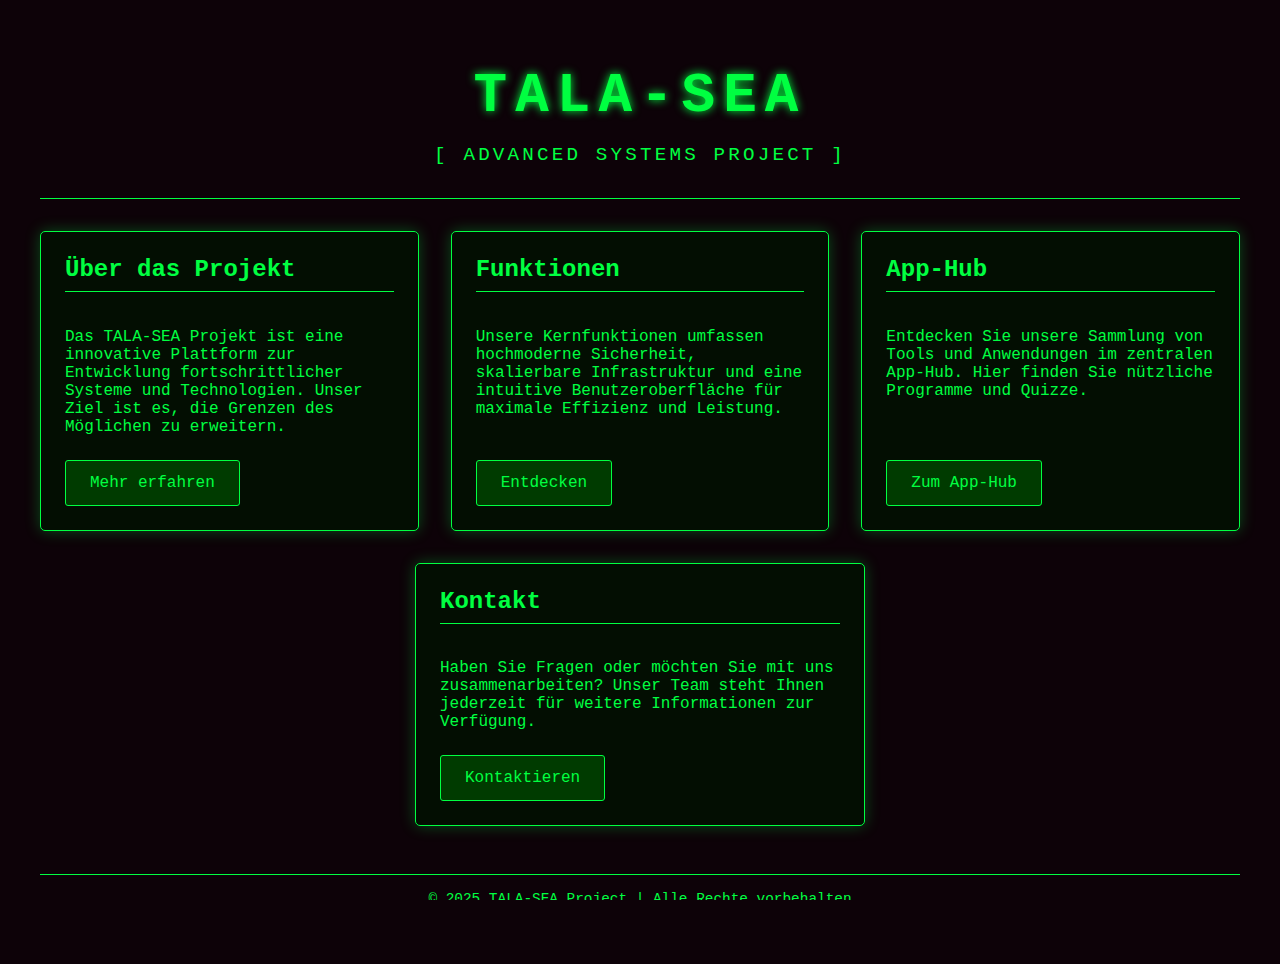
<file: index.html>
<!DOCTYPE html>
<html lang="de">
<head>
    <meta charset="UTF-8">
    <meta name="viewport" content="width=device-width, initial-scale=1.0">
    <title>TALA-SEA Project</title>
    <style>
        :root {
            --matrix-green: #00ff41;
            --matrix-dark: #0d0208;
            --matrix-light: #003b00;
        }

        body, html {
            margin: 0;
            padding: 0;
            font-family: 'Courier New', monospace;
            background-color: var(--matrix-dark);
            color: var(--matrix-green);
            height: 100%;
            overflow: hidden;
        }

        .matrix-bg {
            position: fixed;
            top: 0;
            left: 0;
            width: 100%;
            height: 100%;
            z-index: -1;
            opacity: 0.2;
        }

        .container {
            max-width: 1200px;
            margin: 0 auto;
            padding: 2rem;
            z-index: 1;
            position: relative;
            height: 100vh;
            overflow-y: auto;
        }

        header {
            text-align: center;
            padding: 2rem 0;
            border-bottom: 1px solid var(--matrix-green);
            margin-bottom: 2rem;
        }

        h1 {
            font-size: 3.5rem;
            margin: 0;
            letter-spacing: 0.5rem;
            text-shadow: 0 0 10px var(--matrix-green);
        }

        .subtitle {
            font-size: 1.2rem;
            margin-top: 1rem;
            letter-spacing: 0.2rem;
        }

        .content {
            display: flex;
            flex-wrap: wrap;
            gap: 2rem;
            justify-content: center;
            margin-bottom: 2rem; /* Add margin to separate from footer */
        }

        .card {
            background-color: rgba(0, 20, 0, 0.7);
            border: 1px solid var(--matrix-green);
            padding: 1.5rem;
            border-radius: 5px;
            flex: 1 1 300px;
            max-width: 400px;
            box-shadow: 0 0 15px rgba(0, 255, 65, 0.3);
            transition: all 0.3s ease;
            display: flex; /* Ensure cards align content properly */
            flex-direction: column; /* Stack content vertically */
        }

        .card:hover {
            transform: translateY(-5px);
            box-shadow: 0 0 25px rgba(0, 255, 65, 0.5);
        }

        .card h2 {
            border-bottom: 1px solid var(--matrix-green);
            padding-bottom: 0.5rem;
            margin-top: 0;
        }

        .card p {
            flex-grow: 1; /* Allow paragraph to take available space */
            margin-bottom: 1.5rem; /* Space before button */
        }

        .button {
            display: inline-block;
            background-color: var(--matrix-light);
            color: var(--matrix-green);
            padding: 0.8rem 1.5rem;
            border: 1px solid var(--matrix-green);
            border-radius: 3px;
            text-decoration: none;
            margin-top: auto; /* Push button to the bottom */
            transition: all 0.3s ease;
            cursor: pointer;
            align-self: flex-start; /* Align button to the start */
        }

        .button:hover {
            background-color: var(--matrix-green);
            color: var(--matrix-dark);
            box-shadow: 0 0 15px var(--matrix-green);
        }

        footer {
            text-align: center;
            margin-top: 3rem;
            padding: 1rem 0;
            border-top: 1px solid var(--matrix-green);
            font-size: 0.9rem;
        }

        /* Matrix rain effect */
        canvas {
            display: block;
        }

        @media (max-width: 768px) {
            h1 {
                font-size: 2.5rem;
            }

            .card {
                flex: 1 1 100%;
            }
        }
    </style>
</head>
<body>
<canvas class="matrix-bg" id="matrixCanvas"></canvas>

<div class="container">
    <header>
        <h1>TALA-SEA</h1>
        <div class="subtitle">[ ADVANCED SYSTEMS PROJECT ]</div>
    </header>

    <div class="content">
        <div class="card">
            <h2>Über das Projekt</h2>
            <p>Das TALA-SEA Projekt ist eine innovative Plattform zur Entwicklung fortschrittlicher Systeme und Technologien. Unser Ziel ist es, die Grenzen des Möglichen zu erweitern.</p>
            <a href="#about" class="button">Mehr erfahren</a>
        </div>

        <div class="card">
            <h2>Funktionen</h2>
            <p>Unsere Kernfunktionen umfassen hochmoderne Sicherheit, skalierbare Infrastruktur und eine intuitive Benutzeroberfläche für maximale Effizienz und Leistung.</p>
            <a href="#features" class="button">Entdecken</a>
        </div>

        <div class="card">
            <h2>App-Hub</h2>
            <p>Entdecken Sie unsere Sammlung von Tools und Anwendungen im zentralen App-Hub. Hier finden Sie nützliche Programme und Quizze.</p>
            <a href="App-Hub.html" class="button">Zum App-Hub</a>
        </div>

        <div class="card">
            <h2>Kontakt</h2>
            <p>Haben Sie Fragen oder möchten Sie mit uns zusammenarbeiten? Unser Team steht Ihnen jederzeit für weitere Informationen zur Verfügung.</p>
            <a href="#contact" class="button">Kontaktieren</a>
        </div>
    </div>

    <footer>
        &copy; 2025 TALA-SEA Project | Alle Rechte vorbehalten
    </footer>
</div>

<script>
    // Matrix rain effect
    const canvas = document.getElementById('matrixCanvas');
    const ctx = canvas.getContext('2d');

    // Set canvas size
    canvas.width = window.innerWidth;
    canvas.height = window.innerHeight;

    // Characters to display
    const characters = 'ABCDEFGHIJKLMNOPQRSTUVWXYZ0123456789$+-*/=%"\'#&_();:,.<>[]{}|';

    // Font size and columns
    const fontSize = 14;
    const columns = Math.floor(canvas.width / fontSize);

    // Array to track y position of each column
    const drops = [];
    for (let i = 0; i < columns; i++) {
        drops[i] = Math.floor(Math.random() * canvas.height);
    }

    // Draw matrix rain effect
    function draw() {
        // Semi-transparent black to create fade effect
        ctx.fillStyle = 'rgba(0, 2, 8, 0.05)';
        ctx.fillRect(0, 0, canvas.width, canvas.height);

        ctx.fillStyle = '#00ff41';
        ctx.font = `${fontSize}px monospace`;

        for (let i = 0; i < drops.length; i++) {
            // Random character
            const text = characters.charAt(Math.floor(Math.random() * characters.length));

            // Draw character
            ctx.fillText(text, i * fontSize, drops[i] * fontSize);

            // Move drops down
            if (drops[i] * fontSize > canvas.height && Math.random() > 0.975) {
                drops[i] = 0;
            }

            drops[i]++;
        }
    }

    // Resize canvas when window is resized
    window.addEventListener('resize', () => {
        canvas.width = window.innerWidth;
        canvas.height = window.innerHeight;
        // Recalculate columns and reset drops on resize might be needed for better visual consistency
        // const columns = Math.floor(canvas.width / fontSize);
        // drops = [];
        // for (let i = 0; i < columns; i++) {
        //     drops[i] = Math.floor(Math.random() * canvas.height);
        // }
    });

    // Run animation
    setInterval(draw, 33);
</script>
</body>
</html>
</file>
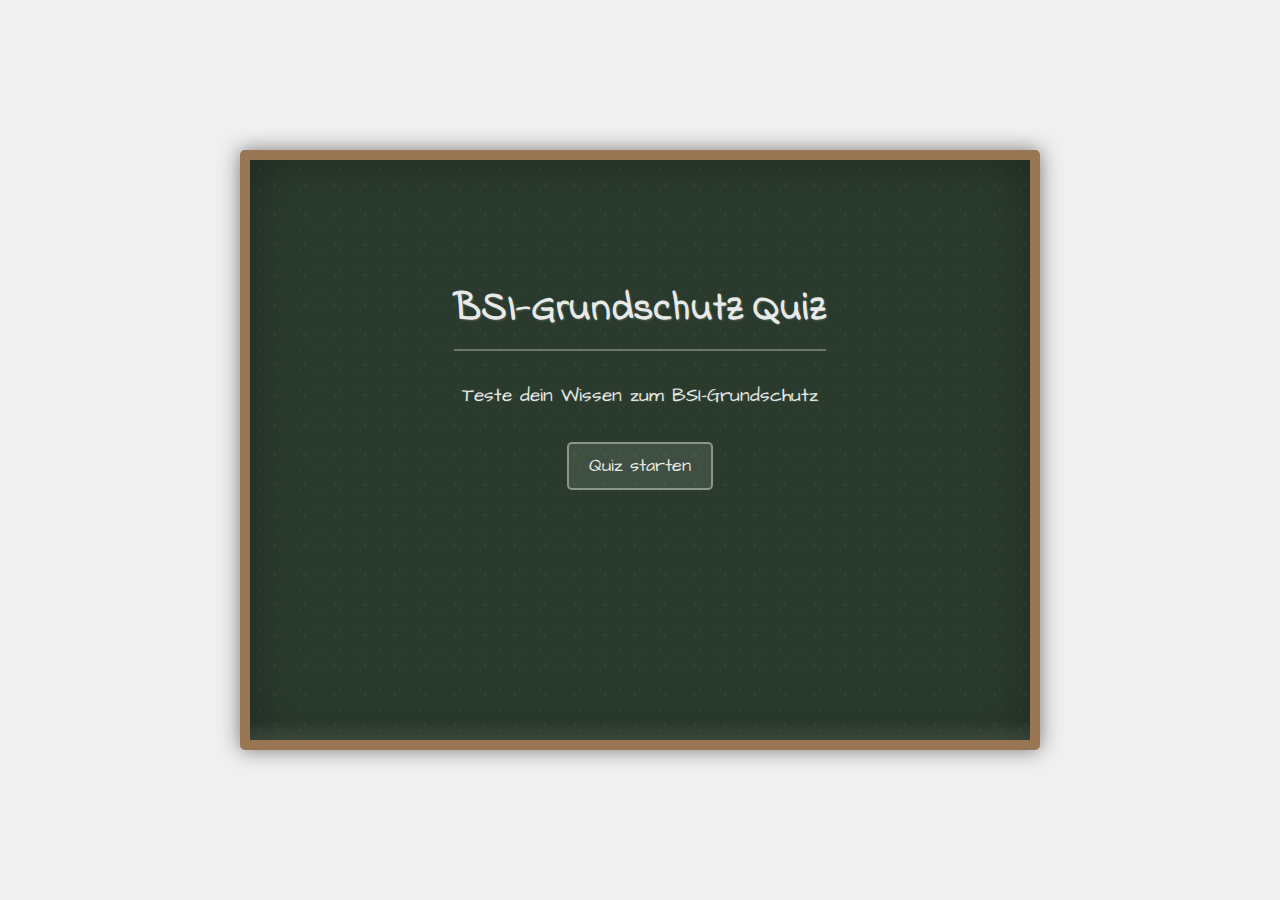
<file: apps/BsiQuiz/index.html>
<!DOCTYPE html>
<html lang="de">
<head>
  <meta charset="UTF-8">
  <meta name="viewport" content="width=device-width, initial-scale=1.0">
  <title>BSI-Grundschutz Quiz</title>
  <link rel="stylesheet" href="style.css">
</head>
<body>
<div class="blackboard">
  <div class="chalk-dust"></div>

  <!-- Startbildschirm -->
  <div id="start-screen">
    <h1 class="chalk-title">BSI-Grundschutz Quiz</h1>
    <p class="chalk-text">Teste dein Wissen zum BSI-Grundschutz</p>
    <button id="start-btn" class="chalk-btn">Quiz starten</button>
  </div>

  <!-- Kategorieauswahl -->
  <div id="category-screen" class="hidden">
    <h2 class="chalk-subtitle">Wähle eine Kategorie:</h2>
    <div id="categories-container" class="categories-list"></div>
    <button id="random-category-btn" class="chalk-btn">Zufällige Fragen</button>
  </div>

  <!-- Quiz-Bildschirm -->
  <div id="quiz-screen" class="hidden">
    <div id="progress-container">
      <div id="progress-bar"></div>
    </div>
    <h3 id="category-display" class="chalk-subtitle"></h3>
    <div id="question-container" class="chalk-question"></div>
    <div id="answers-container" class="chalk-answers">
      <div class="answer-option" data-option="A">
        <span class="option-letter">A</span>
        <span class="option-text"></span>
      </div>
      <div class="answer-option" data-option="B">
        <span class="option-letter">B</span>
        <span class="option-text"></span>
      </div>
      <div class="answer-option" data-option="C">
        <span class="option-letter">C</span>
        <span class="option-text"></span>
      </div>
      <div class="answer-option" data-option="D">
        <span class="option-letter">D</span>
        <span class="option-text"></span>
      </div>
    </div>
    <div id="feedback-container" class="hidden">
      <p id="feedback-message" class="chalk-feedback"></p>
      <p id="correct-answers" class="chalk-correct"></p>
    </div>
    <div id="submit-container">
      <button id="submit-btn" class="chalk-btn">Antwort prüfen</button>
      <button id="next-btn" class="chalk-btn hidden">Nächste Frage</button>
    </div>
  </div>

  <!-- Ergebnisbildschirm -->
  <div id="results-screen" class="hidden">
    <h2 class="chalk-subtitle">Quiz beendet!</h2>
    <p id="score-display" class="chalk-text"></p>
    <p id="percentage-display" class="chalk-text"></p>
    <button id="restart-btn" class="chalk-btn">Neu starten</button>
  </div>
</div>

<script src="script.js"></script>
</body>
</html>
</file>
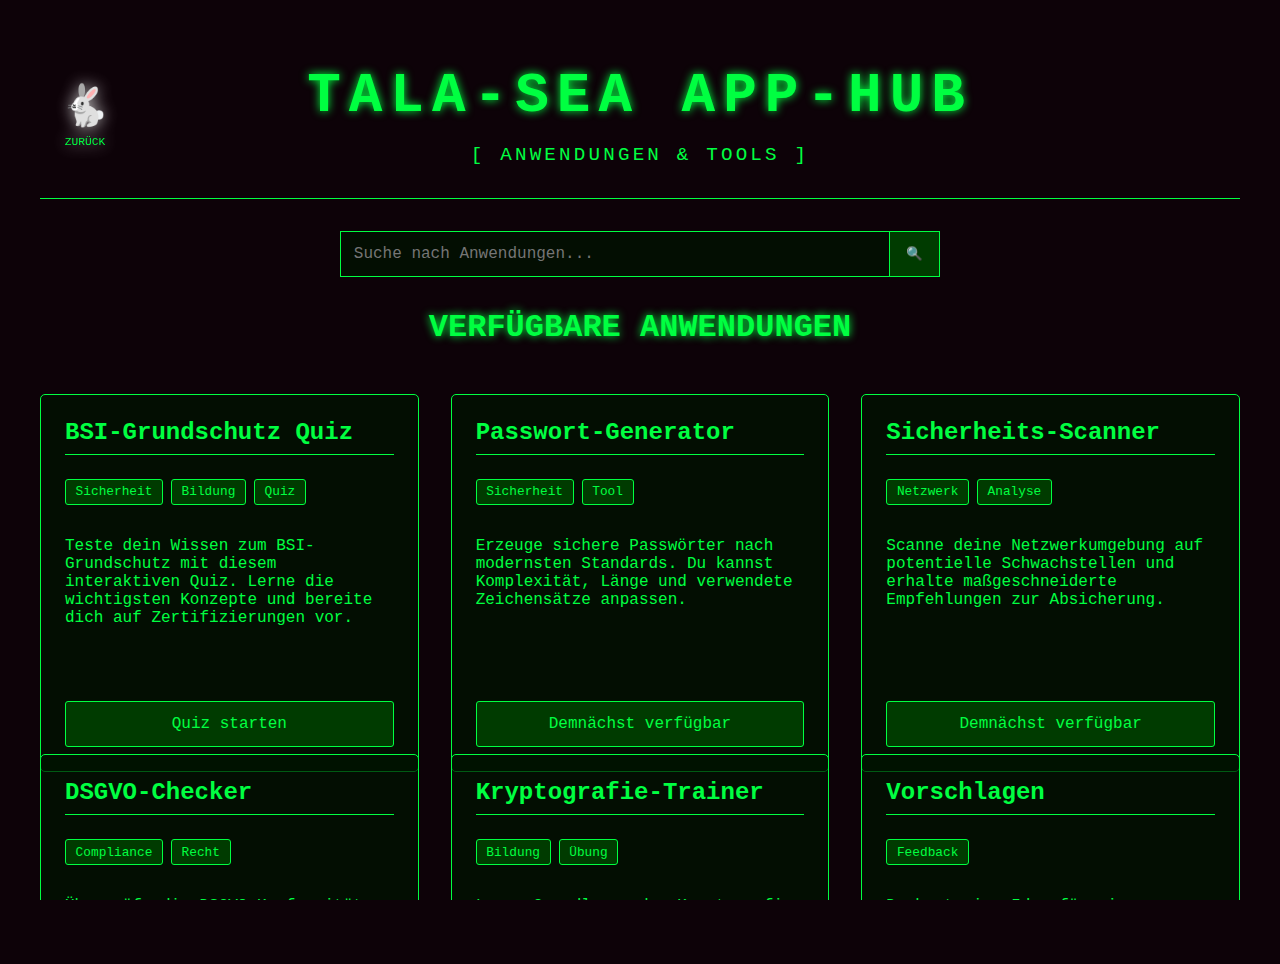
<file: App-Hub.html>
<!DOCTYPE html>
<html lang="de">
<head>
  <meta charset="UTF-8">
  <meta name="viewport" content="width=device-width, initial-scale=1.0">
  <title>TALA-SEA App-Hub</title>
  <style>
    :root {
      --matrix-green: #00ff41;
      --matrix-dark: #0d0208;
      --matrix-light: #003b00;
    }

    body, html {
      margin: 0;
      padding: 0;
      font-family: 'Courier New', monospace;
      background-color: var(--matrix-dark);
      color: var(--matrix-green);
      height: 100%;
      overflow: hidden;
    }

    .matrix-bg {
      position: fixed;
      top: 0;
      left: 0;
      width: 100%;
      height: 100%;
      z-index: -1;
      opacity: 0.2;
    }

    .container {
      max-width: 1200px;
      margin: 0 auto;
      padding: 2rem;
      z-index: 1;
      position: relative;
      height: 100vh;
      overflow-y: auto;
    }

    header {
      text-align: center;
      padding: 2rem 0;
      border-bottom: 1px solid var(--matrix-green);
      margin-bottom: 2rem;
      position: relative;
    }

    h1 {
      font-size: 3.5rem;
      margin: 0;
      letter-spacing: 0.5rem;
      text-shadow: 0 0 10px var(--matrix-green);
    }

    .subtitle {
      font-size: 1.2rem;
      margin-top: 1rem;
      letter-spacing: 0.2rem;
    }

    .home-button {
      position: absolute;
      left: 20px;
      top: 50%;
      transform: translateY(-50%);
      text-decoration: none;
      transition: all 0.3s ease;
    }

    .rabbit {
      font-size: 2.5rem;
      color: white;
      filter: drop-shadow(0 0 8px rgba(255, 255, 255, 0.7));
      display: flex;
      flex-direction: column;
      align-items: center;
    }

    .rabbit:hover {
      transform: scale(1.1);
      filter: drop-shadow(0 0 15px rgba(255, 255, 255, 0.9));
    }

    .rabbit-label {
      font-size: 0.7rem;
      color: var(--matrix-green);
      margin-top: 0.3rem;
    }

    .apps-grid {
      display: grid;
      grid-template-columns: repeat(auto-fill, minmax(300px, 1fr));
      gap: 2rem;
      margin-top: 3rem;
    }

    .app-card {
      background-color: rgba(0, 20, 0, 0.7);
      border: 1px solid var(--matrix-green);
      border-radius: 5px;
      padding: 1.5rem;
      transition: all 0.3s ease;
      display: flex;
      flex-direction: column;
      height: 100%;
    }

    .app-card:hover {
      transform: translateY(-5px);
      box-shadow: 0 0 25px rgba(0, 255, 65, 0.5);
    }

    .app-card h3 {
      margin-top: 0;
      font-size: 1.5rem;
      border-bottom: 1px solid var(--matrix-green);
      padding-bottom: 0.5rem;
    }

    .app-card p {
      flex-grow: 1;
      margin-bottom: 1.5rem;
    }

    .app-card .tags {
      display: flex;
      flex-wrap: wrap;
      gap: 0.5rem;
      margin-bottom: 1rem;
    }

    .tag {
      background-color: var(--matrix-light);
      color: var(--matrix-green);
      padding: 0.3rem 0.6rem;
      border-radius: 3px;
      font-size: 0.8rem;
      border: 1px solid var(--matrix-green);
    }

    .button {
      display: inline-block;
      background-color: var(--matrix-light);
      color: var(--matrix-green);
      padding: 0.8rem 1.5rem;
      border: 1px solid var(--matrix-green);
      border-radius: 3px;
      text-decoration: none;
      text-align: center;
      transition: all 0.3s ease;
      cursor: pointer;
      margin-top: auto;
    }

    .button:hover {
      background-color: var(--matrix-green);
      color: var(--matrix-dark);
      box-shadow: 0 0 15px var(--matrix-green);
    }

    .section-title {
      text-align: center;
      font-size: 2rem;
      margin-bottom: 2rem;
      text-shadow: 0 0 8px var(--matrix-green);
    }

    .search-container {
      margin: 2rem auto;
      max-width: 600px;
      display: flex;
    }

    .search-input {
      flex: 1;
      background-color: rgba(0, 20, 0, 0.7);
      border: 1px solid var(--matrix-green);
      color: var(--matrix-green);
      padding: 0.8rem;
      font-family: 'Courier New', monospace;
      font-size: 1rem;
    }

    .search-input:focus {
      outline: none;
      box-shadow: 0 0 15px rgba(0, 255, 65, 0.5);
    }

    .search-button {
      background-color: var(--matrix-light);
      color: var(--matrix-green);
      border: 1px solid var(--matrix-green);
      border-left: none;
      padding: 0 1rem;
      cursor: pointer;
      transition: all 0.3s ease;
    }

    .search-button:hover {
      background-color: var(--matrix-green);
      color: var(--matrix-dark);
    }

    footer {
      text-align: center;
      margin-top: 3rem;
      padding: 1rem 0;
      border-top: 1px solid var(--matrix-green);
      font-size: 0.9rem;
    }

    @media (max-width: 768px) {
      h1 {
        font-size: 2.2rem;
      }

      .home-button {
        position: relative;
        display: block;
        left: 0;
        transform: none;
        margin-bottom: 1rem;
      }

      header {
        display: flex;
        flex-direction: column;
        align-items: center;
      }

      .rabbit {
        font-size: 2rem;
      }

      .apps-grid {
        grid-template-columns: 1fr;
      }
    }
  </style>
</head>
<body>
<canvas class="matrix-bg" id="matrixCanvas"></canvas>

<div class="container">
  <header>
    <a href="index.html" class="home-button">
      <div class="rabbit">🐇
        <span class="rabbit-label">ZURÜCK</span>
      </div>
    </a>
    <h1>TALA-SEA APP-HUB</h1>
    <div class="subtitle">[ ANWENDUNGEN & TOOLS ]</div>
  </header>

  <div class="search-container">
    <input type="text" class="search-input" placeholder="Suche nach Anwendungen...">
    <button class="search-button">🔍</button>
  </div>

  <h2 class="section-title">VERFÜGBARE ANWENDUNGEN</h2>

  <div class="apps-grid">
    <div class="app-card">
      <h3>BSI-Grundschutz Quiz</h3>
      <div class="tags">
        <span class="tag">Sicherheit</span>
        <span class="tag">Bildung</span>
        <span class="tag">Quiz</span>
      </div>
      <p>Teste dein Wissen zum BSI-Grundschutz mit diesem interaktiven Quiz. Lerne die wichtigsten Konzepte und bereite dich auf Zertifizierungen vor.</p>
      <a href="apps/BsiQuiz/index.html" class="button">Quiz starten</a>
    </div>

    <div class="app-card">
      <h3>Passwort-Generator</h3>
      <div class="tags">
        <span class="tag">Sicherheit</span>
        <span class="tag">Tool</span>
      </div>
      <p>Erzeuge sichere Passwörter nach modernsten Standards. Du kannst Komplexität, Länge und verwendete Zeichensätze anpassen.</p>
      <a href="#" class="button">Demnächst verfügbar</a>
    </div>

    <div class="app-card">
      <h3>Sicherheits-Scanner</h3>
      <div class="tags">
        <span class="tag">Netzwerk</span>
        <span class="tag">Analyse</span>
      </div>
      <p>Scanne deine Netzwerkumgebung auf potentielle Schwachstellen und erhalte maßgeschneiderte Empfehlungen zur Absicherung.</p>
      <a href="#" class="button">Demnächst verfügbar</a>
    </div>

    <div class="app-card">
      <h3>DSGVO-Checker</h3>
      <div class="tags">
        <span class="tag">Compliance</span>
        <span class="tag">Recht</span>
      </div>
      <p>Überprüfe die DSGVO-Konformität deiner Projekte und erhalte Hinweise zur Verbesserung des Datenschutzes.</p>
      <a href="#" class="button">Demnächst verfügbar</a>
    </div>

    <div class="app-card">
      <h3>Kryptografie-Trainer</h3>
      <div class="tags">
        <span class="tag">Bildung</span>
        <span class="tag">Übung</span>
      </div>
      <p>Lerne Grundlagen der Kryptografie und übe deren Anwendung in praktischen Szenarien.</p>
      <a href="#" class="button">Demnächst verfügbar</a>
    </div>

    <div class="app-card">
      <h3>Vorschlagen</h3>
      <div class="tags">
        <span class="tag">Feedback</span>
      </div>
      <p>Du hast eine Idee für eine neue Anwendung oder ein Tool? Teile sie mit uns, und vielleicht wird sie Teil des App-Hubs!</p>
      <a href="#" class="button">Idee einreichen</a>
    </div>
  </div>

  <footer>
    &copy; 2025 TALA-SEA Project | Alle Rechte vorbehalten
  </footer>
</div>

<script>
  // Matrix rain effect
  const canvas = document.getElementById('matrixCanvas');
  const ctx = canvas.getContext('2d');

  // Set canvas size
  canvas.width = window.innerWidth;
  canvas.height = window.innerHeight;

  // Characters to display
  const characters = 'ABCDEFGHIJKLMNOPQRSTUVWXYZ0123456789$+-*/=%"\'#&_();:,.<>[]{}|';

  // Font size and columns
  const fontSize = 14;
  const columns = Math.floor(canvas.width / fontSize);

  // Array to track y position of each column
  const drops = [];
  for (let i = 0; i < columns; i++) {
    drops[i] = Math.floor(Math.random() * canvas.height);
  }

  // Draw matrix rain effect
  function draw() {
    // Semi-transparent black to create fade effect
    ctx.fillStyle = 'rgba(0, 2, 8, 0.05)';
    ctx.fillRect(0, 0, canvas.width, canvas.height);

    ctx.fillStyle = '#00ff41';
    ctx.font = `${fontSize}px monospace`;

    for (let i = 0; i < drops.length; i++) {
      // Random character
      const text = characters.charAt(Math.floor(Math.random() * characters.length));

      // Draw character
      ctx.fillText(text, i * fontSize, drops[i] * fontSize);

      // Move drops down
      if (drops[i] * fontSize > canvas.height && Math.random() > 0.975) {
        drops[i] = 0;
      }

      drops[i]++;
    }
  }

  // Resize canvas when window is resized
  window.addEventListener('resize', () => {
    canvas.width = window.innerWidth;
    canvas.height = window.innerHeight;
  });

  // Simple search functionality
  const searchInput = document.querySelector('.search-input');
  const searchButton = document.querySelector('.search-button');
  const appCards = document.querySelectorAll('.app-card');

  function performSearch() {
    const searchTerm = searchInput.value.toLowerCase();

    appCards.forEach(card => {
      const title = card.querySelector('h3').textContent.toLowerCase();
      const description = card.querySelector('p').textContent.toLowerCase();
      const tags = Array.from(card.querySelectorAll('.tag')).map(tag => tag.textContent.toLowerCase());

      const isMatch = title.includes(searchTerm) ||
              description.includes(searchTerm) ||
              tags.some(tag => tag.includes(searchTerm));

      card.style.display = isMatch ? 'flex' : 'none';
    });
  }

  searchButton.addEventListener('click', performSearch);
  searchInput.addEventListener('keypress', (e) => {
    if (e.key === 'Enter') {
      performSearch();
    }
  });

  // Run animation
  setInterval(draw, 33);
</script>
</body>
</html>
</file>
<file: apps/BsiQuiz/style.css>
@import url('https://fonts.googleapis.com/css2?family=Architects+Daughter&family=Indie+Flower&display=swap');

* {
  box-sizing: border-box;
  margin: 0;
  padding: 0;
}

body {
  font-family: 'Architects Daughter', cursive;
  background-color: #f0f0f0;
  display: flex;
  justify-content: center;
  align-items: center;
  min-height: 100vh;
  padding: 20px;
}

.blackboard {
  background-color: #2a3b2d;
  border: 10px solid #987654;
  border-radius: 5px;
  box-shadow: 0 0 20px rgba(0, 0, 0, 0.5), inset 0 0 50px rgba(0, 0, 0, 0.3);
  color: rgba(255, 255, 255, 0.9);
  width: 90%;
  max-width: 800px;
  min-height: 600px;
  padding: 30px;
  position: relative;
  overflow: hidden;
}

.chalk-title {
  font-family: 'Indie Flower', cursive;
  font-size: 2.5rem;
  text-align: center;
  margin-bottom: 30px;
  text-shadow: 1px 1px 2px rgba(255, 255, 255, 0.2);
  border-bottom: 2px solid rgba(255, 255, 255, 0.3);
  padding-bottom: 10px;
}

.chalk-subtitle {
  font-family: 'Indie Flower', cursive;
  font-size: 1.8rem;
  margin-bottom: 20px;
  text-shadow: 1px 1px 2px rgba(255, 255, 255, 0.2);
}

.chalk-text {
  font-size: 1.2rem;
  line-height: 1.6;
  margin-bottom: 20px;
  text-shadow: 1px 1px 1px rgba(255, 255, 255, 0.1);
}

.chalk-question {
  font-size: 1.3rem;
  line-height: 1.5;
  margin-bottom: 25px;
  padding: 10px;
  border-left: 3px solid rgba(255, 255, 255, 0.3);
}

.chalk-answers {
  margin-bottom: 30px;
}

.chalk-feedback {
  font-size: 1.4rem;
  margin-bottom: 15px;
  padding: 10px;
  text-align: center;
}

.chalk-correct {
  font-size: 1.1rem;
  margin-bottom: 20px;
  padding: 10px;
  border-left: 3px solid rgba(255, 255, 255, 0.3);
}

.chalk-btn {
  background-color: rgba(255, 255, 255, 0.1);
  border: 2px solid rgba(255, 255, 255, 0.4);
  border-radius: 5px;
  color: rgba(255, 255, 255, 0.9);
  cursor: pointer;
  font-family: 'Architects Daughter', cursive;
  font-size: 1.1rem;
  padding: 10px 20px;
  margin: 10px 5px;
  transition: all 0.3s;
}

.chalk-btn:hover {
  background-color: rgba(255, 255, 255, 0.2);
  transform: scale(1.05);
}

.categories-list {
  display: flex;
  flex-direction: column;
  gap: 10px;
  margin-bottom: 20px;
}

.category-btn {
  background-color: rgba(255, 255, 255, 0.1);
  border: 2px solid rgba(255, 255, 255, 0.3);
  border-radius: 5px;
  color: rgba(255, 255, 255, 0.9);
  cursor: pointer;
  font-family: 'Architects Daughter', cursive;
  font-size: 1.1rem;
  padding: 12px 15px;
  text-align: left;
  transition: all 0.3s;
}

.category-btn:hover {
  background-color: rgba(255, 255, 255, 0.2);
  transform: translateX(5px);
}

.answer-option {
  display: flex;
  align-items: flex-start;
  margin-bottom: 15px;
  padding: 10px;
  border-radius: 5px;
  cursor: pointer;
  transition: all 0.2s;
}

.answer-option:hover {
  background-color: rgba(255, 255, 255, 0.1);
}

.answer-option.selected {
  background-color: rgba(255, 255, 255, 0.2);
  border: 1px dashed rgba(255, 255, 255, 0.5);
}

.answer-option.correct {
  background-color: rgba(100, 200, 100, 0.3);
}

.answer-option.incorrect {
  background-color: rgba(200, 100, 100, 0.3);
}

.option-letter {
  font-weight: bold;
  margin-right: 10px;
  min-width: 25px;
}

.option-text {
  flex: 1;
}

#progress-container {
  width: 100%;
  height: 10px;
  background-color: rgba(255, 255, 255, 0.1);
  border-radius: 5px;
  margin-bottom: 20px;
}

#progress-bar {
  height: 100%;
  background-color: rgba(255, 255, 255, 0.5);
  border-radius: 5px;
  width: 0%;
  transition: width 0.5s;
}

#submit-container {
  display: flex;
  justify-content: center;
  flex-wrap: wrap;
  margin-top: 20px;
}

.hidden {
  display: none !important;
}

#start-screen, #category-screen, #quiz-screen, #results-screen {
  display: flex;
  flex-direction: column;
  align-items: center;
  justify-content: center;
  min-height: 400px;
}

.chalk-dust {
  position: absolute;
  bottom: 0;
  left: 0;
  width: 100%;
  height: 20px;
  background: linear-gradient(to bottom, transparent, rgba(255, 255, 255, 0.1));
}

/* Chalk marks and texture */
.blackboard::before {
  content: "";
  position: absolute;
  top: 0;
  left: 0;
  width: 100%;
  height: 100%;
  background-image:
          radial-gradient(rgba(255, 255, 255, 0.05) 1px, transparent 1px),
          radial-gradient(rgba(255, 255, 255, 0.03) 2px, transparent 2px);
  background-size: 20px 20px, 30px 30px;
  background-position: 0 0, 10px 10px;
  pointer-events: none;
  z-index: 1;
}

/* Navigation buttons */
#back-button {
  background-color: rgba(255, 255, 255, 0.1);
  border: 2px solid rgba(255, 255, 255, 0.4);
  border-radius: 5px;
  color: rgba(255, 255, 255, 0.9);
  cursor: pointer;
  font-family: 'Architects Daughter', cursive;
  font-size: 1.1rem;
  padding: 10px 20px;
  margin: 10px 5px;
  transition: all 0.3s;
}

#back-button:hover {
  background-color: rgba(255, 255, 255, 0.2);
  transform: scale(1.05);
}

#home-button {
  background-color: rgba(255, 255, 255, 0.1);
  border: 2px solid rgba(255, 255, 255, 0.4);
  border-radius: 5px;
  color: rgba(255, 255, 255, 0.9);
  cursor: pointer;
  font-family: 'Architects Daughter', cursive;
  font-size: 1.1rem;
  padding: 10px 20px;
  margin: 10px 5px;
  transition: all 0.3s;
}

#home-button:hover {
  background-color: rgba(255, 255, 255, 0.2);
  transform: scale(1.05);
}

/* Responsive design */
@media (max-width: 768px) {
  .blackboard {
    padding: 20px;
    min-height: 500px;
  }

  .chalk-title {
    font-size: 2rem;
  }

  .chalk-subtitle {
    font-size: 1.5rem;
  }

  .chalk-question, .chalk-text {
    font-size: 1.1rem;
  }

  #submit-container {
    flex-direction: column;
  }

  .chalk-btn, #back-button, #home-button {
    width: 100%;
    margin: 5px 0;
  }
}
</file>
